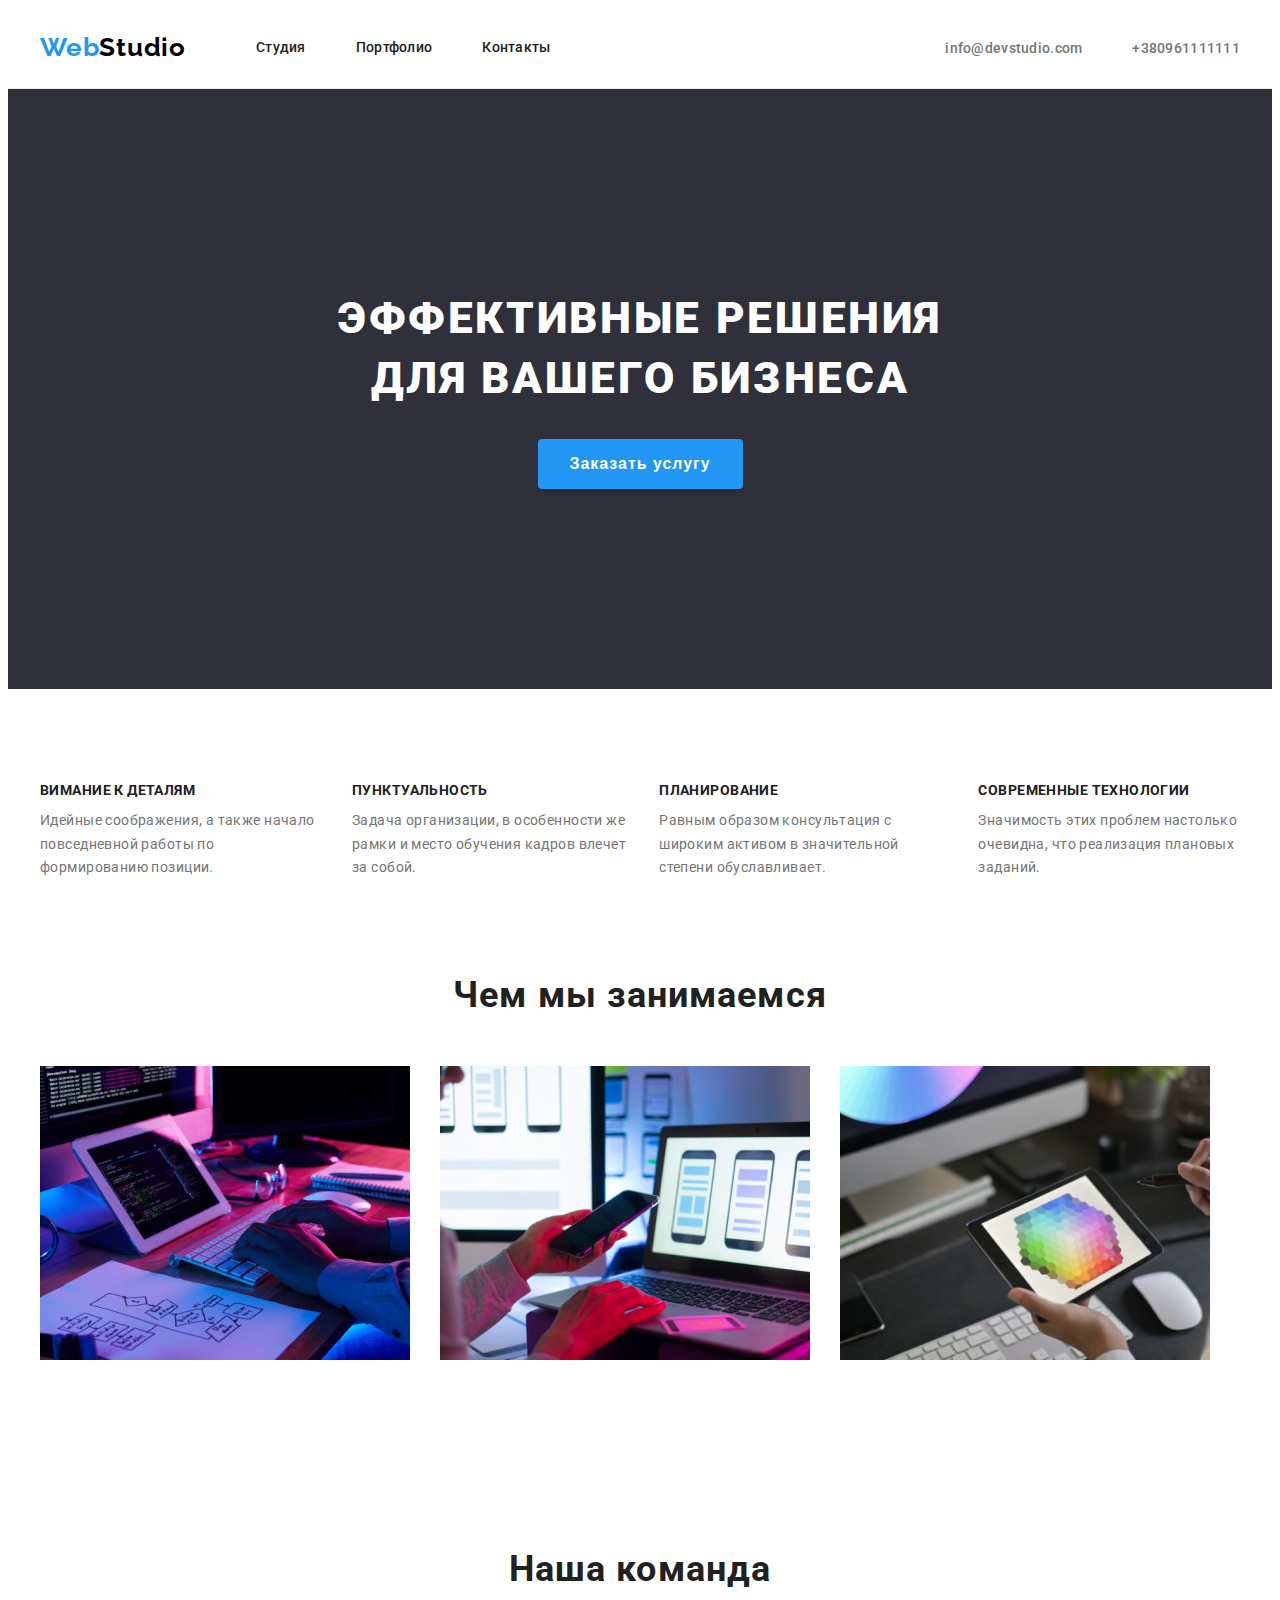
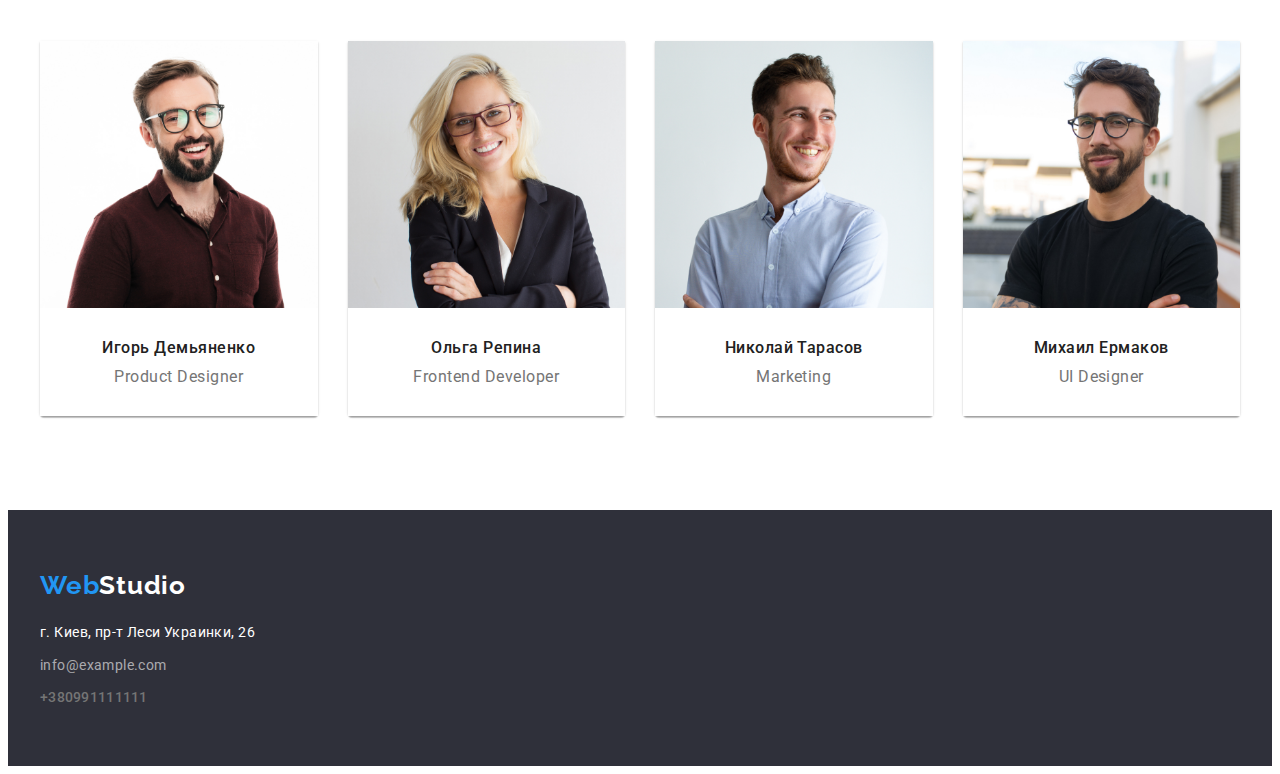
<file: index.html>
<!DOCTYPE html>
<html lang="ru">
  <head>
    <meta charset="UTF-8" />
    <meta http-equiv="X-UA-Compatible" content="IE=edge" />
    <meta name="viewport" content="width=device-width, initial-scale=1.0" />
    <title>Webstudio</title>
    <link rel="preconnect" href="https://fonts.gstatic.com" />
    <link
      href="https://fonts.googleapis.com/css2?family=Raleway:wght@700&family=Roboto:wght@400;500;700;900&display=swap"
      rel="stylesheet"
    />
    <link
      rel="stylesheet"
      href="https://cdnjs.cloudflare.com/ajax/libs/modern-normalize/1.0.0/modern-normalize.min.css"
      integrity="sha512-ISS7cAi1PEhQ8jnbJpJZMd29NlhNj4AWYyLOSp2CE/CsHxTCu+r+t0D2yoJudVrd0/8fTVPUVDzY5Tvli75u/g=="
      crossorigin="anonymous"
    />
    <link rel="stylesheet" href="./css/style.css" />
  </head>
  <body>
    <!--HEADER-->

    <header class="header">
      <div class="header-container">
        <nav class="navigation">
          <a
            class="logo-light-teme logo-text-header logo link"
            href="./portfolio.html"
            ><span class="logo-text">Web</span>Studio</a
          >

          <ul class="navigation-list list">
            <li class="navigation-item">
              <a class="navigation-link link" href="">Студия</a>
            </li>

            <li class="navigation-item">
              <a class="navigation-link link" href="./portfolio.html"
                >Портфолио</a
              >
            </li>

            <li class="navigation-item">
              <a class="navigation-link link" href="">Контакты</a>
            </li>
          </ul>
        </nav>

        <ul class="contact-list list">
          <li class="header-links-item">
            <a href="mailto:info@devstudio.com" class="contact-mail link"
              >info@devstudio.com</a
            >
          </li>
          <li class="header-links-item">
            <a href="tel:+380961111111" class="contact-tel link"
              >+380961111111</a
            >
          </li>
        </ul>
      </div>
    </header>

    <!--HERROW-->
    <main>
      <section class="herro">
        <div class="container">
          <h1 class="herro-title">
            ЭФФЕКТИВНЫЕ РЕШЕНИЯ<br />
            ДЛЯ ВАШЕГО БИЗНЕСА
          </h1>
          <button class="model-btn" type="button">Заказать услугу</button>
        </div>
      </section>

      <!--Section2-->

      <section class="features">
        <div class="container">
          <h2 class="about-title visually-hidden">Особенности</h2>
          <ul class="about-list list">
            <li class="about-item">
              <h3 class="about-mini-title">ВИМАНИЕ К ДЕТАЛЯМ</h3>
              <p class="about-subtitle">
                Идейные соображения, а также начало повседневной работы по
                формированию позиции.
              </p>
            </li>

            <li class="about-item">
              <h3 class="about-mini-title">ПУНКТУАЛЬНОСТЬ</h3>
              <p class="about-subtitle">
                Задача организации, в особенности же рамки и место обучения
                кадров влечет за собой.
              </p>
            </li>
            <li class="about-item">
              <h3 class="about-mini-title">ПЛАНИРОВАНИЕ</h3>
              <p class="about-subtitle">
                Равным образом консультация с широким активом в значительной
                степени обуславливает.
              </p>
            </li>
            <li class="about-item">
              <h3 class="about-mini-title">Современные технологии</h3>
              <p class="about-subtitle">
                Значимость этих проблем настолько очевидна, что реализация
                плановых заданий.
              </p>
            </li>
          </ul>
        </div>
      </section>

      <!--section3-->

      <section class="section3-about">
        <div class="container">
          <h2 class="about-title">Чем мы занимаемся</h2>
          <ul class="section3-list list">
            <li class="section3-item">
              <img
                class="img-section3"
                src="./images/section3/box1.jpg"
                alt="человек набирает текст"
                width="370"
                height="294"
              />
            </li>
            <li class="section3-item">
              <img
                class="img-section3"
                src="./images/section3/box2.jpg"
                alt="ноутбук и телефон"
                width="370"
                height="294"
              />
            </li>
            <li class="section3-item">
              <img
                class="img-section3"
                src="./images/section3/box3.jpg"
                alt="приложение на планшете"
                width="370"
                height="294"
              />
            </li>
          </ul>
        </div>
      </section>

      <!--Section4-->

      <section class="about">
        <div class="container">
          <h2 class="about-title about-our-teem-title">Наша команда</h2>
          <ul class="section4-list list">
            <li class="section4-item">
              <img
                src="./images/section4/img3.jpg"
                alt=""
                width="254"
                height="279"
              />
              <div class="section4-teem">
                <h3 class="section4-title">Игорь Демьяненко</h3>
                <p class="section4-subtitle">Product Designer</p>
              </div>
            </li>
            <li class="section4-item">
              <img
                src="./images/section4/img.jpg"
                alt=""
                width="254"
                height="279"
              />
              <div class="section4-teem">
                <h3 class="section4-title">Ольга Репина</h3>
                <p class="section4-subtitle">Frontend Developer</p>
              </div>
            </li>
            <li class="section4-item">
              <img
                src="./images/section4/img1.jpg"
                alt=""
                width="254"
                height="279"
              />
              <div class="section4-teem">
                <h3 class="section4-title">Николай Тарасов</h3>
                <p class="section4-subtitle">Marketing</p>
              </div>
            </li>
            <li class="section4-item">
              <img
                src="./images/section4/img2.jpg"
                alt=""
                width="254"
                height="279"
              />
              <div class="section4-teem">
                <h3 class="section4-title">Михаил Ермаков</h3>
                <p class="section4-subtitle">UI Designer</p>
              </div>
            </li>
          </ul>
        </div>
      </section>
    </main>
    <!--Footer-->
    <footer class="footer">
      <div class="container">
        <a
          class="logo-footer-link link logo-dark-teme logo-text-header"
          href="./index.html"
          ><span class="logo-text">Web</span>Studio</a
        >
        <address class="adress">
          <ul class="adreess-list list">
            <li class="adreess-link">
              <a
                class="adress-item link"
                href="https://goo.gl/maps/v6v7mnVKabn46PNZ7"
                target="blank"
                rel="noopener noreferrer"
                >г. Киев, пр-т Леси Украинки, 26</a
              >
            </li>
            <li class="adreess-link">
              <a class="adress-mail link" href="mailto:info@example.com"
                >info@example.com</a
              >
            </li>
            <li class="adreess-link">
              <a class="adress-tel link" href="+380991111111">+380991111111</a>
            </li>
          </ul>
        </address>
      </div>
    </footer>
  </body>
</html>
</file>
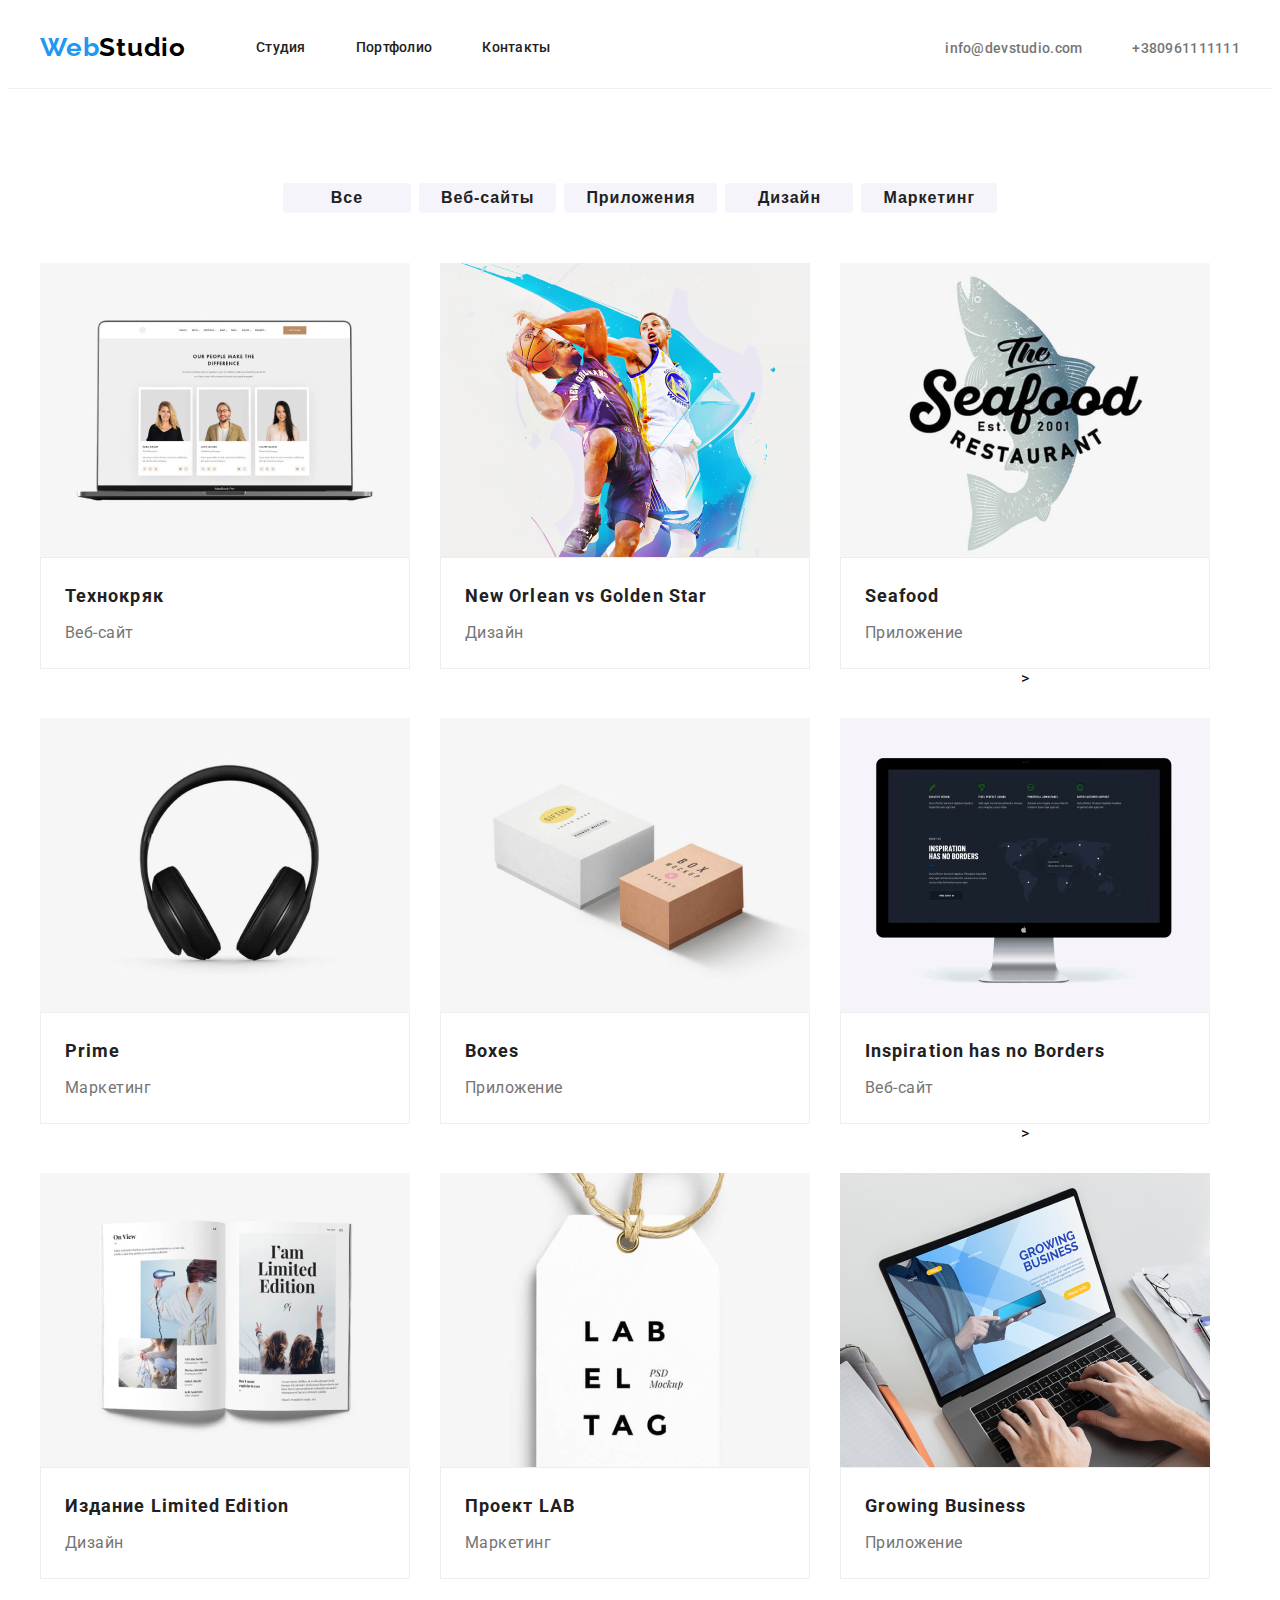
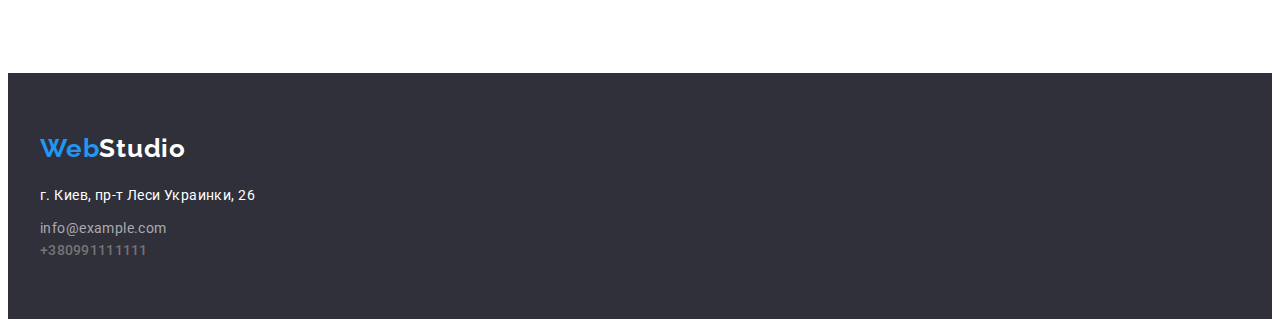
<file: portfolio.html>
<!DOCTYPE html>
<html lang="ru">
  <head>
    <meta charset="UTF-8" />
    <meta http-equiv="X-UA-Compatible" content="IE=edge" />
    <meta name="viewport" content="width=device-width, initial-scale=1.0" />
    <title>Portfolio</title>
    <link rel="preconnect" href="https://fonts.gstatic.com" />
    <link
      href="https://fonts.googleapis.com/css2?family=Raleway:wght@700&family=Roboto:wght@400;500;700;900&display=swap"
      rel="stylesheet"
    />
    <link
      rel="stylesheet"
      href="https://cdnjs.cloudflare.com/ajax/libs/modern-normalize/1.0.0/modern-normalize.min.css"
      integrity="sha512-ISS7cAi1PEhQ8jnbJpJZMd29NlhNj4AWYyLOSp2CE/CsHxTCu+r+t0D2yoJudVrd0/8fTVPUVDzY5Tvli75u/g=="
      crossorigin="anonymous"
    />
    <link rel="stylesheet" href="./css/style.css" />
  </head>
  <!--верхняя строка-->
  <body>
    <!--заголовок-->
    <header class="header">
      <div class="header-container">
        <nav class="navigation">
          <a
            class="logo-light-teme logo link logo-text-header"
            href="./portfolio.html"
            ><span class="logo-text">Web</span>Studio</a
          >

          <ul class="navigation-list list">
            <li class="navigation-item">
              <a class="navigation-link link" href="./index.html">Студия</a>
            </li>

            <li class="navigation-item">
              <a class="navigation-link link" href="">Портфолио</a>
            </li>

            <li class="navigation-item">
              <a class="navigation-link link" href="">Контакты</a>
            </li>
          </ul>
        </nav>

        <ul class="contact-list list">
          <li class="header-links-item">
            <a class="contact-mail link" href="mailto:info@devstudio.com"
              >info@devstudio.com</a
            >
          </li>
          <li class="header-links-item">
            <a class="contact-tel link" href="tel:+380961111111"
              >+380961111111</a
            >
          </li>
        </ul>
      </div>
    </header>

    <main>
      <!--Herro-->

      <section class="herro-portfolio">
        <div class="container">
          <h1 class="herro-title visually-hidden">Основной блок</h1>
          <ul class="herro-list list">
            <li class="herro-link">
              <button class="model-btn1" type="submit">Все</button>
            </li>
            <li class="herro-link">
              <button class="model-btn1" type="submit">Веб-сайты</button>
            </li>
            <li class="herro-link">
              <button class="model-btn1" type="submit">Приложения</button>
            </li>
            <li class="herro-link">
              <button class="model-btn1" type="submit">Дизайн</button>
            </li>
            <li class="herro-link">
              <button class="model-btn1" type="submit">Маркетинг</button>
            </li>
          </ul>

          <!--ABOUT-->

          <ul class="about-list-portfolio list">
            <li class="about-link">
              <img
                class="img-about"
                src="./images/portfolio/img1.jpg"
                alt="ноутбук"
                width="370"
                height="294"
              />
              <div class="about-border-portfolio">
                <h2 class="about-title-portfolio">Технокряк</h2>
                <a class="about-item link" href="">Веб-сайт</a>
              </div>
            </li>

            <li class="about-link">
              <img
                class="img-about"
                src="./images/portfolio/img2.jpg"
                alt="постер"
                width="370"
                height="294"
              />

              <div class="about-border-portfolio">
                <h2 class="about-title-portfolio">New Orlean vs Golden Star</h2>
                <a class="about-item link" href="">Дизайн</a>
              </div>
            </li>

            <li class="about-link">
              <img
                class="img-about"
                src="./images/portfolio/img3.jpg"
                alt="ресторан"
                width="370"
                height="294"
              />
              <div class="about-border-portfolio">
                <h2 class="about-title-portfolio">Seafood</h2>
                <a class="about-item link" href="">Приложение</a>
              </div>
              >
            </li>

            <li class="about-link">
              <img
                class="img-about"
                src="./images/portfolio/img4.jpg"
                alt="наушники"
                width="370"
                height="294"
              />
              <div class="about-border-portfolio">
                <h2 class="about-title-portfolio">Prime</h2>
                <a class="about-item link" href="">Маркетинг</a>
              </div>
            </li>

            <li class="about-link">
              <img
                class="img-about"
                src="./images/portfolio/img5.jpg"
                alt="проект"
                width="370"
                height="294"
              />
              <div class="about-border-portfolio">
                <h2 class="about-title-portfolio">Boxes</h2>
                <a class="about-item link" href=""> Приложение</a>
              </div>
            </li>

            <li class="about-link">
              <img
                class="img-about"
                src="./images/portfolio/img6.jpg"
                alt="монитор"
                width="370"
                height="294"
              />
              <div class="about-border-portfolio">
                <h2 class="about-title-portfolio">
                  Inspiration has no Borders
                </h2>
                <a class="about-item link" href="">Веб-сайт</a>
              </div>
              >
            </li>

            <li class="about-link">
              <img
                class="img-about"
                src="./images/portfolio/img7.jpg"
                alt="книга"
                width="370"
                height="294"
              />
              <div class="about-border-portfolio">
                <h2 class="about-title-portfolio">Издание Limited Edition</h2>
                <a class="about-item link" href="">Дизайн</a>
              </div>
            </li>

            <li class="about-link">
              <img
                class="img-about"
                src="./images/portfolio/img8.jpg"
                alt="дизайн"
                width="370"
                height="294"
              />
              <div class="about-border-portfolio">
                <h2 class="about-title-portfolio">Проект LAB</h2>
                <a class="about-item link" href="">Маркетинг</a>
              </div>
            </li>

            <li class="about-link">
              <img
                class="img-about"
                src="./images/portfolio/img9.jpg"
                alt="ноутбук набор текста"
                width="370"
                height="294"
              />
              <div class="about-border-portfolio">
                <h2 class="about-title-portfolio">Growing Business</h2>
                <a class="about-item link" href=""> Приложение</a>
              </div>
            </li>
          </ul>
        </div>
      </section>
    </main>
    <!--Footer-->
    <footer class="footer-portfolio">
      <div class="container">
        <a
          class="logo-footer-link logo-text-header logo-dark-teme link"
          href="./portfolio.html"
          ><span class="logo-text">Web</span>Studio</a
        >
        <address class="adress">
          <ul class="adreess-list list">
            <li class="adreess-link">
              <a
                class="adress-item link"
                href="https://goo.gl/maps/v6v7mnVKabn46PNZ7"
                target="blank"
                rel="noopener noreferrer"
                >г. Киев, пр-т Леси Украинки, 26</a
              >
            </li>
            <li>
              <a class="adress-mail link" href="mailto:info@example.com"
                >info@example.com</a
              >
            </li>
            <li>
              <a class="adress-tel link" href="+380991111111">+380991111111</a>
            </li>
          </ul>
        </address>
      </div>
    </footer>
  </body>
</html>
</file>
<file: css/style.css>
:root {
  --main-font: 'Roboto', sans-serif;
  --secondary-font: Raleway, sans-serif;
  --akcent-color: #2196f3;
  --first-colour: #ffffff;
  --second-colour: #757575;
  --third-colour: #212121;
  --fourth-colour: #000000;
  --fives-colour: #eeeeee;
  --background-colour: #2f303a;
  --secondary-bg-colour: #f5f4fa;
}
body {
  font-family: var(--main-font);
}
h1,
h2,
h3,
h4,
h5,
h6,
p {
  margin: 0;
}
ul,
ol {
  margin: 0;
  padding: 0;
}
img {
  display: block;
  width: 100%;
  height: auto;
}
.visually-hidden {
  position: absolute !important;
  clip: rect(1px 1px 1px 1px); /* IE6, IE7 */
  clip: rect(1px, 1px, 1px, 1px);
  padding: 0 !important;
  border: 0 !important;
  height: 1px !important;
  width: 1px !important;
  overflow: hidden;
}
.link {
  text-decoration: none;
}
.list {
  list-style: none;
}
.adress {
  font-style: normal;
}

.logo-text {
  font-family: 'Raleway', sans-serif;
  font-weight: bold;
  font-size: 26px;
  line-height: 1.19;
  letter-spacing: 0.03em;
  color: #2196f3;
}
.logotext {
  font-family: Raleway;
  font-style: normal;
  font-weight: bold;
  font-size: 26px;
  line-height: 31px;
  color: var(--akcent-color);

  letter-spacing: 0.03em;
}

.container {
  width: 1200px;
  margin: 0 auto;
  padding-left: 15px;
  padding-right: 15px;
}
.header-container {
  width: 1200px;
  margin: 0 auto;
  padding-left: 15px;
  padding-right: 15px;
  display: flex;
}
/*===========HEADER==========*/
.header {
  display: flex;
  align-items: center;

  background-color: var(--first-colour);

  border-bottom: var(--fives-colour) 1px solid;
}

.header-links-item:not(:last-child) {
  margin-left: auto;
  margin-right: 50px;
}
.img-about {
  display: flex;
}

.logo {
  margin-right: 70px;
  padding-top: 24px;
  padding-bottom: 25px;
}
.navigation {
  display: flex;
  align-items: center;
}
.navigation-list {
  display: flex;
  align-items: center;
}

.navigation-item:not(:last-child) {
  margin-right: 50px;
}
.logo-text-header {
  font-family: var(--secondary-font);
  font-style: normal;
  font-weight: bold;
  font-size: 26px;
  line-height: 1.19;

  letter-spacing: 0.03em;

  color: var(--fourth-colour);
}
.navigation-link {
  display: block;
  font-size: 14px;
  font-weight: 500;
  line-height: 1.14;
  letter-spacing: 0.02em;
  text-align: left;
  color: var(--third-colour);
  padding-top: 32px;
  padding-bottom: 32px;
}
.navigation-link:hover,
.navigation-link:focus {
  color: var(--akcent-color);
}
.contact-mail {
  font-weight: 500;
  font-size: 14px;
  line-height: 1.14;
  letter-spacing: 0.02em;
  padding-top: 32px;
  padding-bottom: 32px;

  color: var(--second-colour);
}
.contact-tel {
  font-weight: 500;
  font-size: 14px;
  line-height: 1.14;
  letter-spacing: 0.02em;
  padding-top: 32px;
  padding-bottom: 32px;

  color: var(--second-colour);
}
.contact-tel:hover,
.contact-tel :focus {
  color: var(--akcent-color);
}
.contact-mail:hover,
.contact-mail:focus {
  color: var(--akcentcolor);
}
.contact-list {
  display: flex;
  align-items: center;

  margin-left: auto;
}

/*=========HERO========*/
.herro {
  background-color: var(--background-colour);
  text-align: center;
  padding-bottom: 200px;
  padding-top: 200px;
}

.herro-link:not(:last-child) {
  margin-right: 8px;
}
.herro-portfolio {
  text-align: center;
  padding-bottom: 94px;
  padding-top: 94px;
}

.herro-title {
  font-weight: 900;
  font-size: 44px;
  line-height: 1.36;
  letter-spacing: 0.06em;

  color: var(--first-colour);
  margin-bottom: 30px;

  text-transform: uppercase;
}
.model-btn {
  box-shadow: 0px 4px 4px rgba(0, 0, 0, 0.15);
  border-radius: 4px;
  border: none;
  min-width: 200px;
  height: 50px;
  font-weight: 700;
  font-size: 16px;
  line-height: 1.87;
  padding-bottom: 200px;

  letter-spacing: 0.06em;

  color: var(--first-colour);
  padding: 10px 32px;
  background-color: var(--akcent-color);
}
.model-btn1 {
  min-width: 128px;

  left: 576px;
  top: 174px;

  background: var(--secondary-bg-colour);
  border-radius: 4px;

  font-weight: 700;
  font-size: 16px;
  padding-top: 6px;
  padding-left: 22px;
  padding-right: 22px;
  padding-bottom: 6px;

  letter-spacing: 0.06em;
  border: var(--secondary-bg-colour);
  color: var(--third-colour);
}

.model-btn:hover,
.model-btn:focus {
  background-color: var(--akcent-color);
}
.model-btn1:hover,
.model-btn1:focus {
  background-color: var(--akcent-color);
  color: var(--first-colour);
  outline: none;
}

.herro-list {
  display: flex;

  margin-bottom: 50px;
  justify-content: center;
}
/*================ABOUT===========*/
.about-border {
  border: solid 1px;
  border-top: none;
}

.features {
  padding-top: 94px;
  padding-bottom: 47px;
}
.about-list {
  display: flex;
}
.about-list-portfolio {
  display: flex;
  flex-wrap: wrap;
  margin-left: -30px;
  margin-top: -30px;
}
.about-link {
  flex-basis: calc (100% / 3 -30px);
  margin-top: 30px;
  margin-left: 30px;
}
/* margin-bottom: 30px;

  margin-right: 30px;
}
.about-link:nth-last-child(-n + 3) {
  margin-bottom: 0;
}*/
.about-border-portfolio {
  background-color: var(--first-colour);
  padding-top: 20px;
  padding-bottom: 20px;
  padding-right: 24px;
  padding-left: 24px;
  text-align: left;
  border: var(--fives-colour) 1px solid;
}

.about-mini-title {
  font-weight: 700;
  font-size: 14px;
  line-height: 1.14;
  letter-spacing: 0.03em;
  text-transform: uppercase;
  color: var(--third-colour);
  margin-bottom: 10px;
}
.about-subtitle {
  font-weight: 400;
  font-size: 14px;
  line-height: 1.71;
  letter-spacing: 0.03em;
  color: var(--second-colour);
}
.about-title-portfolio {
  font-weight: 700;
  font-size: 18px;
  line-height: 2;

  letter-spacing: 0.06em;

  color: var(--third-colour);

  margin-bottom: 4px;
}
.about-item {
  font-weight: normal;
  font-size: 16px;
  line-height: 1.87;

  letter-spacing: 0.03em;

  color: var(--second-colour);
}
.about-item:not(:last-child) {
  margin-right: 30px;
}

/*==========Section3==========*/
.about {
  padding-top: 94px;
  padding-bottom: 94px;
}
.section3-list {
  display: flex;
  /* justify-content: space-between;*/
}
.about-title {
  font-weight: 700;
  font-size: 36px;
  line-height: 1.17;
  text-align: center;
  letter-spacing: 0.03em;
  margin-bottom: 50px;
  color: var(--third-colour);
}
.section3-about {
  padding-bottom: 94px;
  padding-top: 47px;
}
.section3-item {
  margin-right: 30px;
}

/*===========section4==========*/

/*.about-our-teem-title {
  margin-bottom: 60px;
}*/
.section4-item {
  box-shadow: 0px 1px 3px rgba(0, 0, 0, 0.12), 0px 1px 1px rgba(0, 0, 0, 0.14),
    0px 2px 1px rgba(0, 0, 0, 0.2);
  border-radius: 0px 0px 4px 4px;
}
.section4-item:not(:last-child) {
  margin-right: 30px;
}
.section4-teem {
  padding-top: 30px;
  padding-bottom: 30px;
  padding-left: 59px;
  padding-right: 59px;
  background-color: var(--first-colour);
}

.section4-list {
  display: flex;
  justify-content: space-between;
}

.section4-title {
  font-weight: 500;
  font-size: 16px;
  line-height: 1.19;
  text-align: center;
  letter-spacing: 0.03em;
  color: var(--third-colour);
  margin-bottom: 10px;
}

.section4-subtitle {
  font-weight: 400;
  font-size: 16px;
  line-height: 1.19;
  text-align: center;
  letter-spacing: 0.03em;
  color: var(--second-colour);
}
/*==========components=======*/
.logo-light-teme {
  color: var(--fourth-colour);
}
.logo-dark-teme {
  color: var(--first-colour);
}
/*=========footer=======*/
footer {
  background-color: var(--background-colour);
  padding-top: 60px;
  padding-bottom: 60px;
}
.adress {
  margin-top: 20px;
}

.adress-item {
  font-weight: 400;
  font-size: 14px;
  line-height: 1.71;
  margin-bottom: 20px;
  letter-spacing: 0.03em;
  margin-bottom: 9px;

  color: var(--first-colour);
}
.adress-mail {
  font-weight: 400;
  font-size: 14px;
  line-height: 1.71;
  margin-bottom: 9px;
  letter-spacing: 0.03em;

  color: rgba(255, 255, 255, 0.6);
}
.adress-tel {
  font-weight: 500;
  font-size: 14px;
  line-height: 1.14;
  letter-spacing: 0.02em;
  margin-bottom: 9px;
  color: var(--second-colour);
}
.adreess-link:not(:last-child) {
  margin-bottom: 9px;
}
</file>
